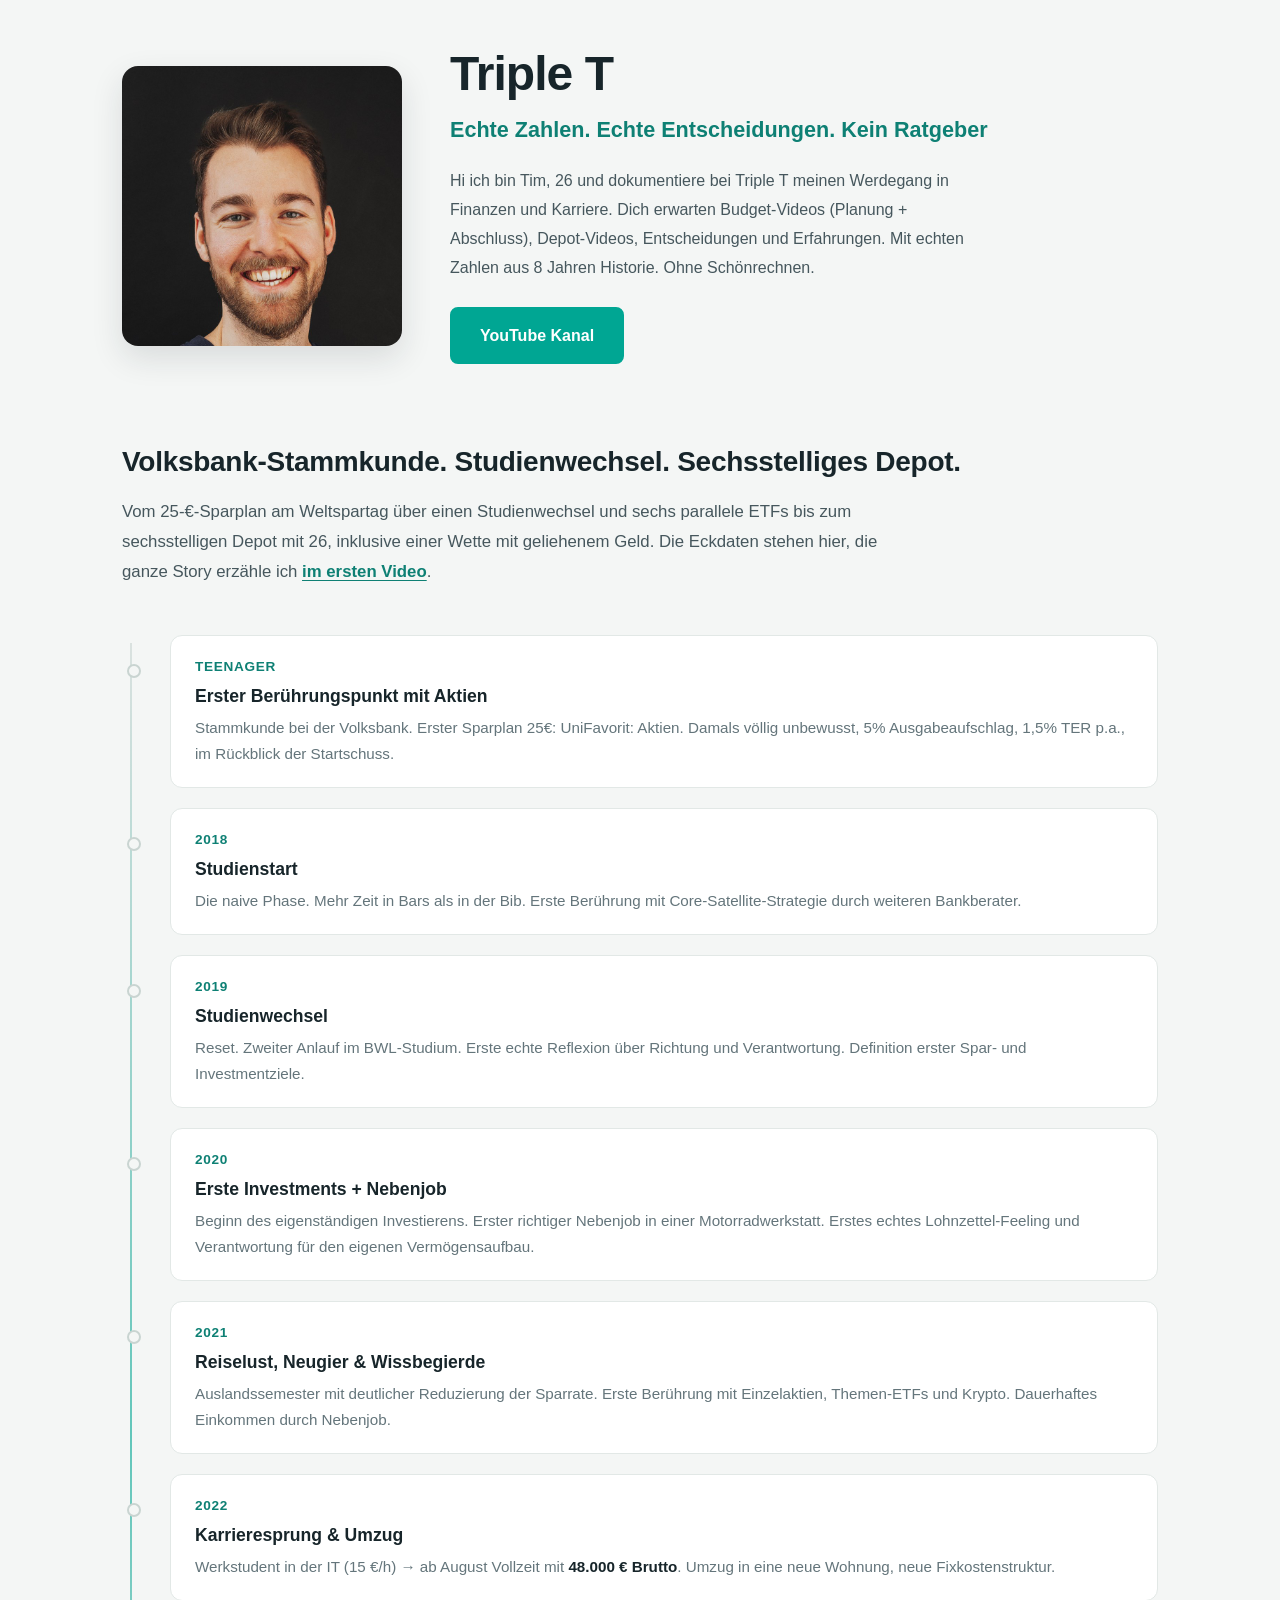
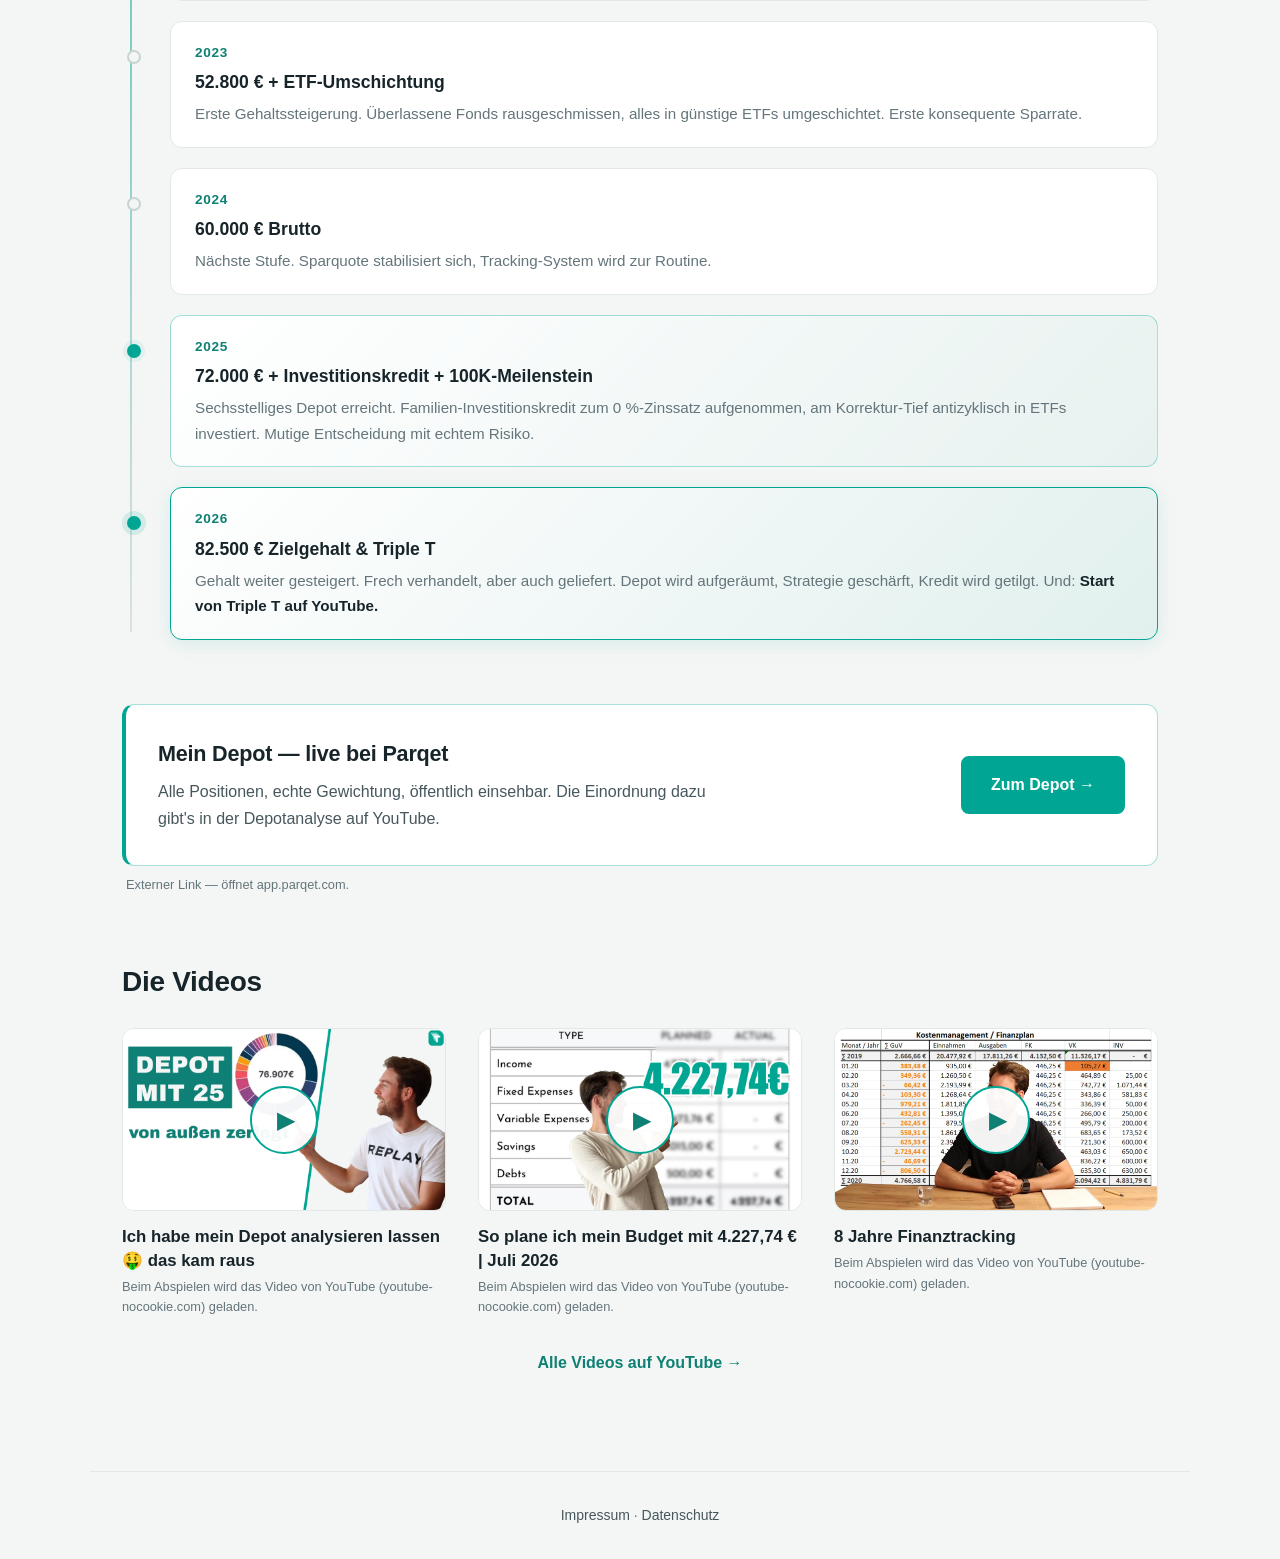
<file: index.html>
<!DOCTYPE html>
<html lang="de">
<head>
    <meta charset="UTF-8">
    <meta name="viewport" content="width=device-width, initial-scale=1.0">
    <meta name="description" content="Triple T – 8 Jahre Finanztracking, echte Zahlen, dokumentierte Entscheidungen.">
    <title>Triple T – Personal Finance</title>
    <link rel="stylesheet" href="css/style.css">
    <link rel="icon" type="image/svg+xml" href="favicon.svg">
    <link rel="icon" type="image/png" sizes="32x32" href="images/favicon-32.png">
    <link rel="apple-touch-icon" href="images/apple-touch-icon.png">
</head>
<body>
    <main>
        <!-- Hero Section: Bild links, Text rechts -->
        <section class="hero">
            <div class="hero-image">
                <img src="images/tim.jpg" alt="Tim, Inhaber von Triple T" loading="eager">
            </div>
            <div class="hero-content">
                <h1>Triple T</h1>
                <p class="subtitle">Echte Zahlen. Echte Entscheidungen. Kein Ratgeber</p>
                <p class="description">
                    Hi ich bin Tim, 26 und dokumentiere bei Triple T meinen Werdegang in Finanzen und Karriere. Dich erwarten Budget-Videos (Planung + Abschluss), Depot-Videos, Entscheidungen und Erfahrungen. Mit echten Zahlen aus 8 Jahren Historie. Ohne Schönrechnen.
                </p>
                <div class="cta-section">
                    <a href="https://youtube.com/@TimTripleT" class="btn" target="_blank" rel="noopener">YouTube Kanal</a>
                </div>
            </div>
        </section>

        <!-- Bio Section mit Timeline -->
        <section class="bio">
            <div class="bio-intro">
                <h2>Volksbank-Stammkunde. Studienwechsel. Sechsstelliges Depot.</h2>
                <p class="bio-lead">
                    Vom 25-€-Sparplan am Weltspartag über einen Studienwechsel und sechs parallele ETFs bis zum sechsstelligen Depot mit 26, inklusive einer Wette mit geliehenem Geld. Die Eckdaten stehen hier, die ganze Story erzähle ich <a href="https://youtu.be/2RQJF1odHJE" target="_blank" rel="noopener">im ersten Video</a>.
                </p>
            </div>

            <div class="timeline">
                <div class="timeline-item">
                    <div class="timeline-marker"></div>
                    <div class="timeline-year">Teenager</div>
                    <div class="timeline-content">
                        <h3>Erster Berührungspunkt mit Aktien</h3>
                        <p>Stammkunde bei der Volksbank. Erster Sparplan 25€: UniFavorit: Aktien. Damals völlig unbewusst, 5% Ausgabeaufschlag, 1,5% TER p.a., im Rückblick der Startschuss.</p>
                    </div>
                </div>

                <div class="timeline-item">
                    <div class="timeline-marker"></div>
                    <div class="timeline-year">2018</div>
                    <div class="timeline-content">
                        <h3>Studienstart</h3>
                        <p>Die naive Phase. Mehr Zeit in Bars als in der Bib. Erste Berührung mit Core-Satellite-Strategie durch weiteren Bankberater.</p>
                    </div>
                </div>

                <div class="timeline-item">
                    <div class="timeline-marker"></div>
                    <div class="timeline-year">2019</div>
                    <div class="timeline-content">
                        <h3>Studienwechsel</h3>
                        <p>Reset. Zweiter Anlauf im BWL-Studium. Erste echte Reflexion über Richtung und Verantwortung. Definition erster Spar- und Investmentziele.</p>
                    </div>
                </div>

                <div class="timeline-item">
                    <div class="timeline-marker"></div>
                    <div class="timeline-year">2020</div>
                    <div class="timeline-content">
                        <h3>Erste Investments + Nebenjob</h3>
                        <p>Beginn des eigenständigen Investierens. Erster richtiger Nebenjob in einer Motorradwerkstatt. Erstes echtes Lohnzettel-Feeling und Verantwortung für den eigenen Vermögensaufbau.</p>
                    </div>
                </div>
                 
                <div class="timeline-item">
                    <div class="timeline-marker"></div>
                    <div class="timeline-year">2021</div>
                    <div class="timeline-content">
                        <h3>Reiselust, Neugier &amp; Wissbegierde</h3>
                        <p>Auslandssemester mit deutlicher Reduzierung der Sparrate. Erste Berührung mit Einzelaktien, Themen-ETFs und Krypto. Dauerhaftes Einkommen durch Nebenjob.</p>
                    </div>
                </div>
                
                <div class="timeline-item">
                    <div class="timeline-marker"></div>
                    <div class="timeline-year">2022</div>
                    <div class="timeline-content">
                        <h3>Karrieresprung &amp; Umzug</h3>
                        <p>Werkstudent in der IT (15&nbsp;€/h) → ab August Vollzeit mit <strong>48.000&nbsp;€ Brutto</strong>. Umzug in eine neue Wohnung, neue Fixkostenstruktur.</p>
                    </div>
                </div>

                <div class="timeline-item">
                    <div class="timeline-marker"></div>
                    <div class="timeline-year">2023</div>
                    <div class="timeline-content">
                        <h3>52.800&nbsp;€ + ETF-Umschichtung</h3>
                        <p>Erste Gehaltssteigerung. Überlassene Fonds rausgeschmissen, alles in günstige ETFs umgeschichtet. Erste konsequente Sparrate.</p>
                    </div>
                </div>

                <div class="timeline-item">
                    <div class="timeline-marker"></div>
                    <div class="timeline-year">2024</div>
                    <div class="timeline-content">
                        <h3>60.000&nbsp;€ Brutto</h3>
                        <p>Nächste Stufe. Sparquote stabilisiert sich, Tracking-System wird zur Routine.</p>
                    </div>
                </div>

                <div class="timeline-item highlight">
                    <div class="timeline-marker"></div>
                    <div class="timeline-year">2025</div>
                    <div class="timeline-content">
                        <h3>72.000&nbsp;€ + Investitionskredit + 100K-Meilenstein</h3>
                        <p>Sechsstelliges Depot erreicht. Familien-Investitionskredit zum 0&nbsp;%-Zinssatz aufgenommen, am Korrektur-Tief antizyklisch in ETFs investiert. Mutige Entscheidung mit echtem Risiko.</p>
                    </div>
                </div>

                <div class="timeline-item current">
                    <div class="timeline-marker"></div>
                    <div class="timeline-year">2026</div>
                    <div class="timeline-content">
                        <h3>82.500&nbsp;€ Zielgehalt &amp; Triple T</h3>
                        <p>Gehalt weiter gesteigert. Frech verhandelt, aber auch geliefert. Depot wird aufgeräumt, Strategie geschärft, Kredit wird getilgt. Und: <strong>Start von Triple T auf YouTube.</strong></p>
                    </div>
                </div>
            </div>
        </section>
        <!-- Depot Section: bewusst externer Link statt Embed (kein Drittanbieter-
     Load beim Seitenaufruf, kein DSE-Update nötig). -->
        <section class="depot">
            <div class="depot-card">
                <div class="depot-text">
                    <h2>Mein Depot — live bei Parqet</h2>
                    <p>Alle Positionen, echte Gewichtung, öffentlich einsehbar.
                       Die Einordnung dazu gibt's in der Depotanalyse auf YouTube.</p>
                </div>
                <a href="https://app.parqet.com/p/6696b20dc289b42f5ff4af2f"
                   class="btn" target="_blank" rel="noopener">Zum Depot →</a>
            </div>
            <p class="depot-note">Externer Link — öffnet app.parqet.com.</p>
        </section>

        <!-- Video Section: Klick-to-Load-Fassade (DSGVO-freundlich).
             Kein Kontakt zu Google/YouTube vor dem Klick: Thumbnails liegen lokal
             im Repo, der youtube-nocookie-Iframe wird erst per Klick nachgeladen.

             Regel: Maximal die 3 neuesten Videos zeigen, neuestes zuerst.
             Neues Video ergänzen = einen video-facade-Block kopieren,
             data-video-id + data-video-title anpassen, Thumbnail nach
             images/ legen, ältestes Video-Element entfernen. -->
        <section class="videos">
            <h2>Die Videos</h2>
            <div class="video-grid">
                <div class="video-item">
                    <div class="video-facade"
                         data-video-id="-QI7MXzTWV8"
                         data-video-title="Ich habe mein Depot analysieren lassen 🤑 das kam raus">
                        <picture>
                            <source srcset="images/Thumbnail-Video-3.webp" type="image/webp">
                            <img src="images/Thumbnail-Video-3.jpg"
                                 alt="Thumbnail: Ich habe mein Depot analysieren lassen 🤑 das kam raus"
                                 loading="lazy">
                        </picture>
                        <button type="button" class="video-play"
                                aria-label="Video abspielen: Ich habe mein Depot analysieren lassen 🤑 das kam raus">
                            <span class="video-play-icon" aria-hidden="true">▶</span>
                        </button>
                    </div>
                    <h3 class="video-title">Ich habe mein Depot analysieren lassen 🤑 das kam raus</h3>
                    <p class="video-note">Beim Abspielen wird das Video von YouTube (youtube-nocookie.com) geladen.</p>
                </div>
                <div class="video-item">
                    <div class="video-facade"
                         data-video-id="Xw3bvaJuzlU"
                         data-video-title="So plane ich mein Budget mit 4.227,74 € | Juli 2026">
                        <picture>
                      <source srcset="images/Thumbnail-Video-2.webp" type="image/webp">
                      <img src="images/Thumbnail-Video-2.jpg"
                           alt="Thumbnail: So plane ich mein Budget mit 4.227,74 € | Juli 2026"
                           loading="lazy">
                    </picture>
                        <button type="button" class="video-play"
                                aria-label="Video abspielen: So plane ich mein Budget mit 4.227,74 € | Juli 2026">
                            <span class="video-play-icon" aria-hidden="true">▶</span>
                        </button>
                    </div>
                    <h3 class="video-title">So plane ich mein Budget mit 4.227,74&nbsp;€ | Juli 2026</h3>
                    <p class="video-note">Beim Abspielen wird das Video von YouTube (youtube-nocookie.com) geladen.</p>
                </div>

                <div class="video-item">
                    <div class="video-facade"
                         data-video-id="2RQJF1odHJE"
                         data-video-title="8 Jahre Finanztracking">
                        <picture>
                      <source srcset="images/Thumbnail-Video-1.webp" type="image/webp">
                      <img src="images/Thumbnail-Video-1.jpg"
                           alt="Thumbnail: 8 Jahre Finanztracking"
                           loading="lazy">
                    </picture>
                        <button type="button" class="video-play"
                                aria-label="Video abspielen: 8 Jahre Finanztracking">
                            <span class="video-play-icon" aria-hidden="true">▶</span>
                        </button>
                    </div>
                    <h3 class="video-title">8 Jahre Finanztracking</h3>
                    <p class="video-note">Beim Abspielen wird das Video von YouTube (youtube-nocookie.com) geladen.</p>
                </div>

            </div>
            <p class="videos-more">
                <a href="https://youtube.com/@TimTripleT" target="_blank" rel="noopener">Alle Videos auf YouTube →</a>
            </p>
        </section>
    </main>

    <footer>
        <p><a href="impressum.html">Impressum</a> · <a href="datenschutz.html">Datenschutz</a></p>
    </footer>

    <script>
    // Klick-to-Load: Iframe (youtube-nocookie) erst nach Klick einsetzen.
    document.querySelectorAll('.video-facade').forEach(function (facade) {
        facade.querySelector('.video-play').addEventListener('click', function () {
            var id = facade.dataset.videoId;
            var title = facade.dataset.videoTitle;
            var iframe = document.createElement('iframe');
            iframe.src = 'https://www.youtube-nocookie.com/embed/' + id + '?autoplay=1&rel=0';
            iframe.title = title;
            iframe.allow = 'autoplay; encrypted-media; picture-in-picture; web-share';
            iframe.allowFullscreen = true;
            iframe.setAttribute('referrerpolicy', 'strict-origin-when-cross-origin');
            facade.replaceChildren(iframe);
            facade.classList.add('is-playing');
        });
    });
    </script>
</body>
</html>
</file>
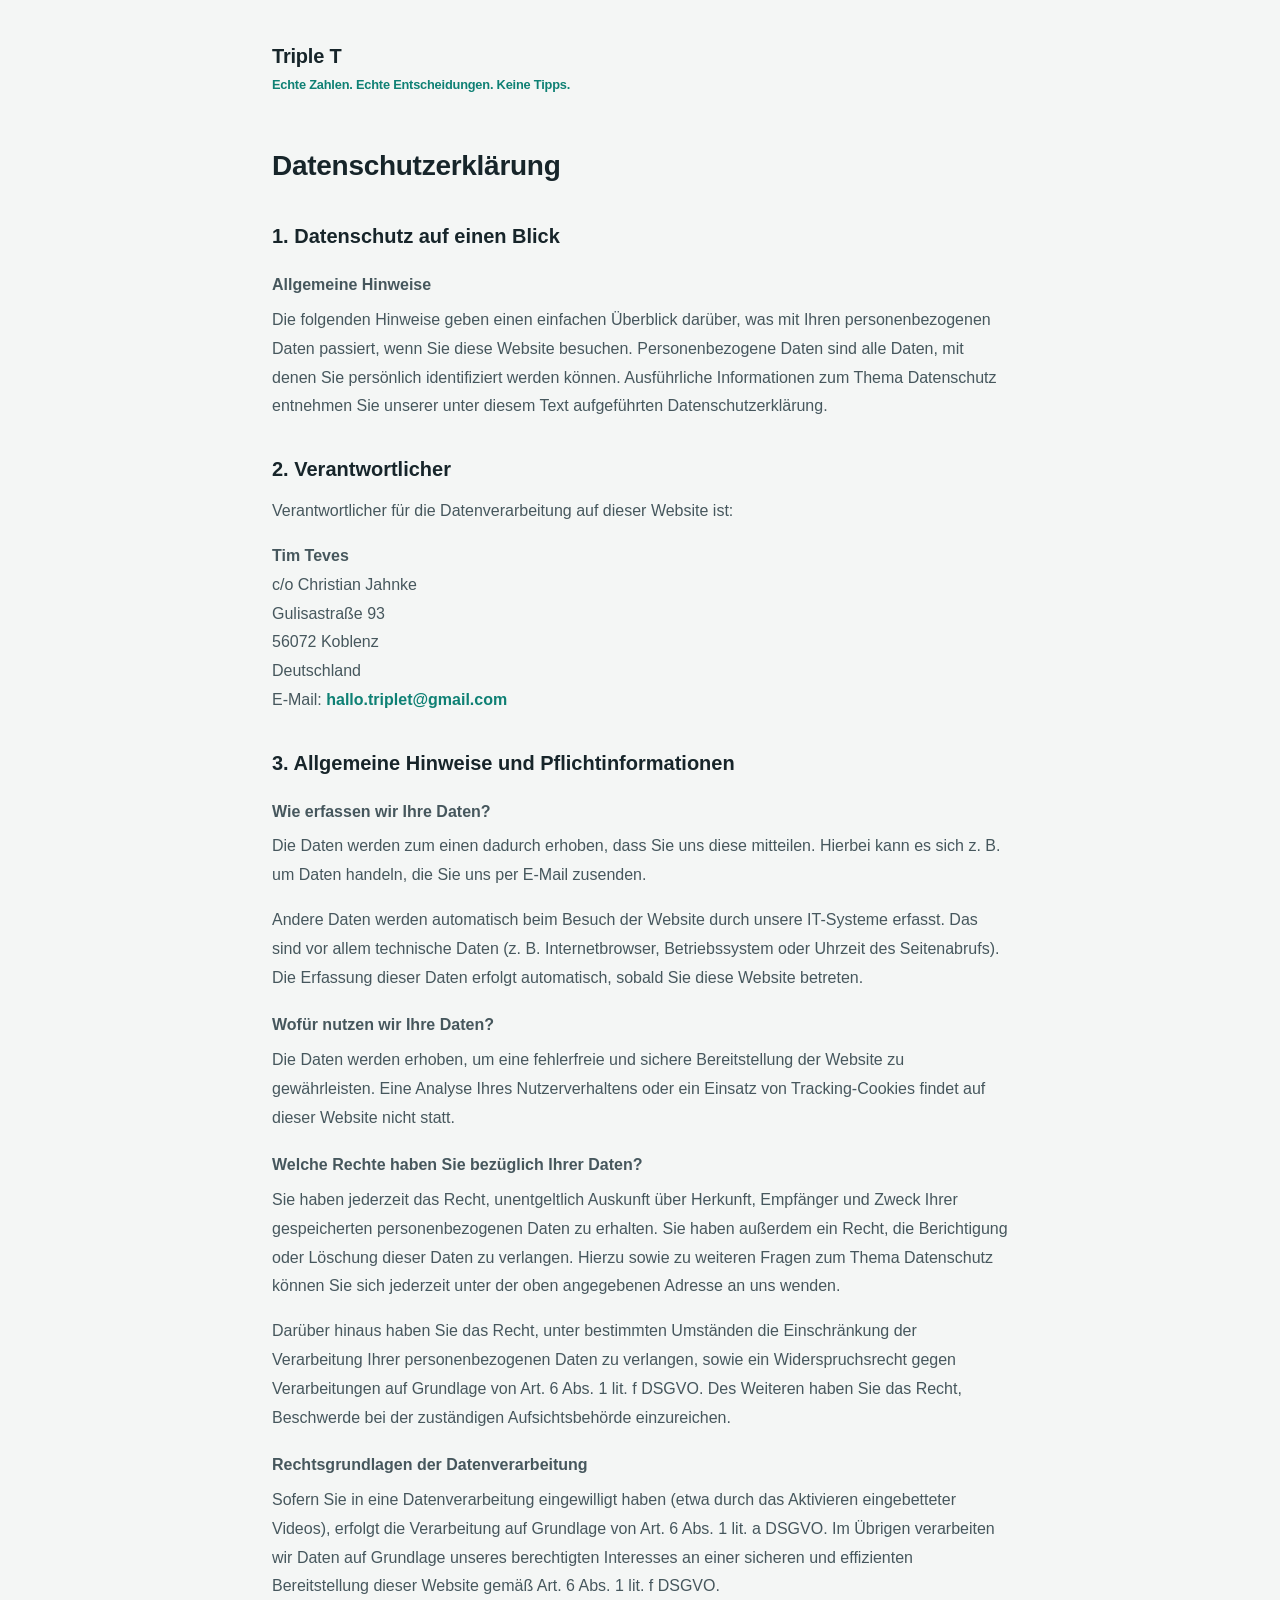
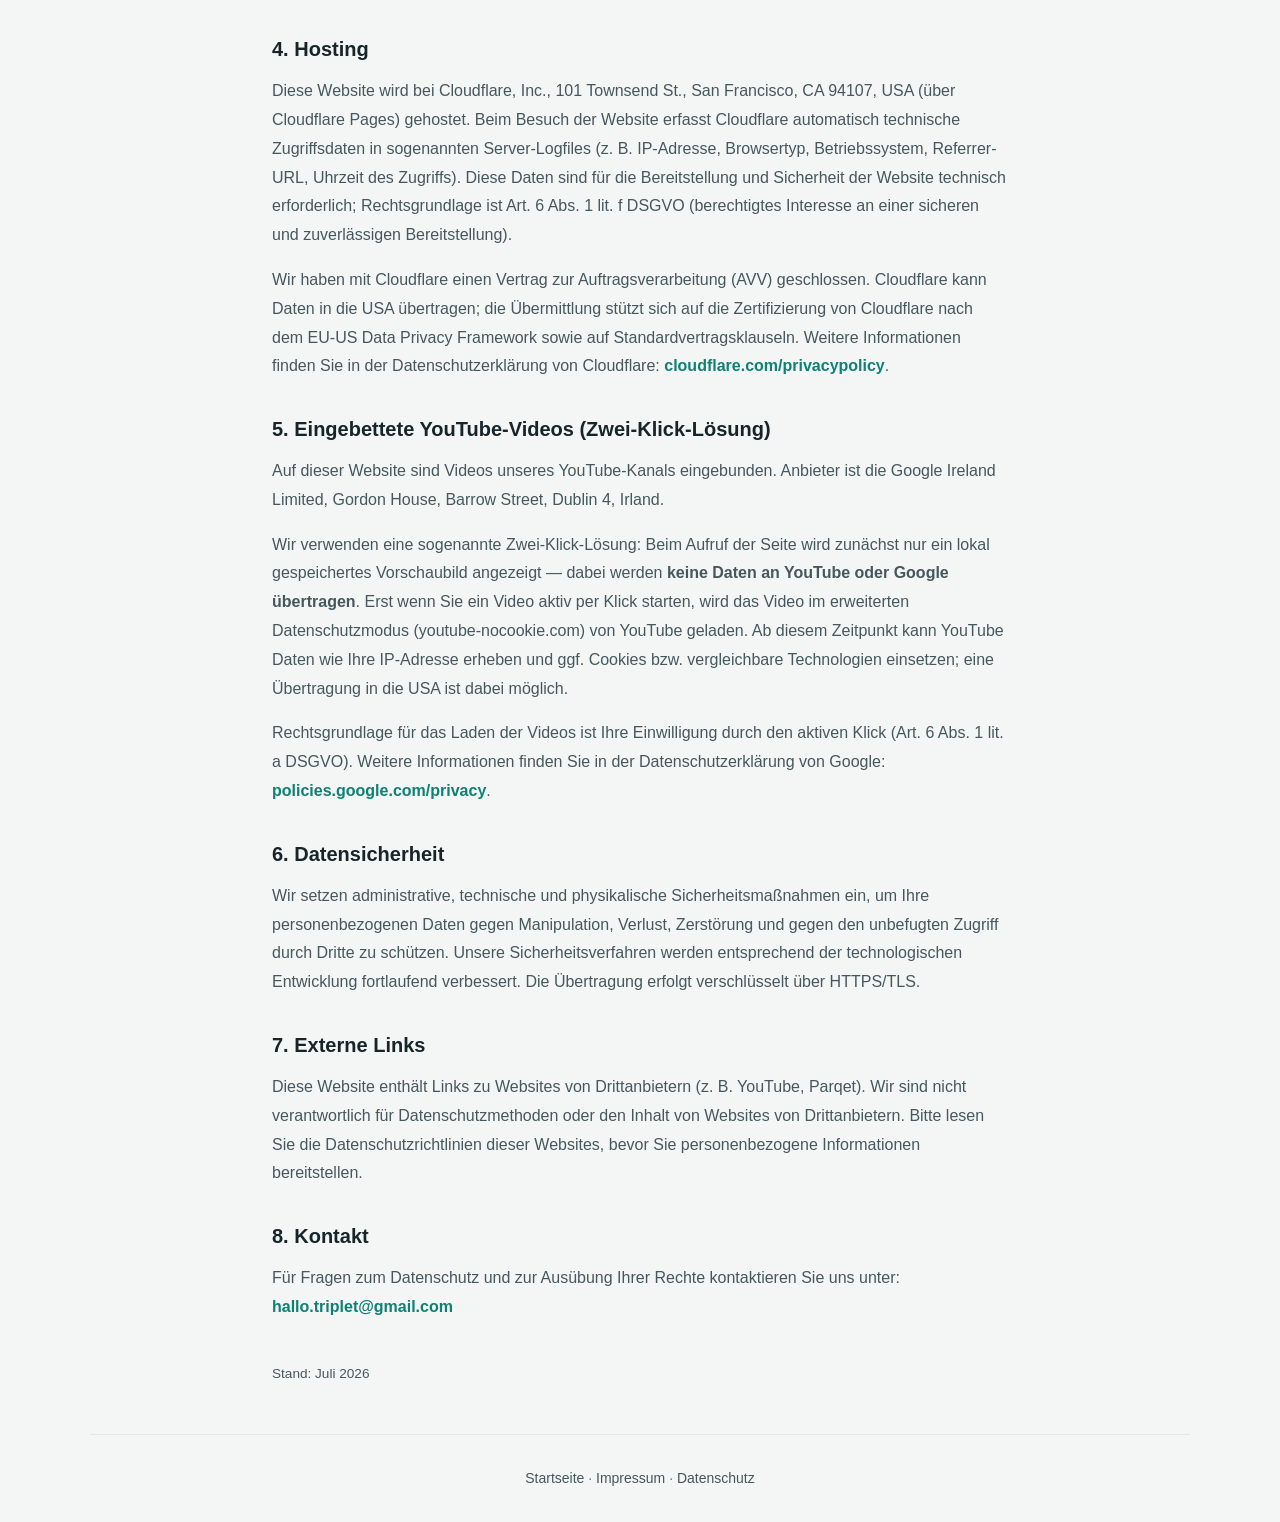
<file: datenschutz.html>
<!DOCTYPE html>
<html lang="de">
<head>
    <meta charset="UTF-8">
    <meta name="viewport" content="width=device-width, initial-scale=1.0">
    <meta name="robots" content="noindex, follow">
    <title>Datenschutzerklärung – Triple T</title>
    <link rel="stylesheet" href="css/style.css">
    <link rel="icon" type="image/svg+xml" href="favicon.svg">
</head>
<body>
    <header class="legal-header">
        <a href="/" class="brand">Triple T
            <span class="brand-tagline">Echte Zahlen. Echte Entscheidungen. Keine Tipps.</span>
        </a>
    </header>
    <div class="legal-container">
        <h1>Datenschutzerklärung</h1>

        <h2>1. Datenschutz auf einen Blick</h2>

        <h3>Allgemeine Hinweise</h3>
        <p>
            Die folgenden Hinweise geben einen einfachen Überblick darüber, was mit Ihren personenbezogenen Daten passiert, wenn Sie diese Website besuchen. Personenbezogene Daten sind alle Daten, mit denen Sie persönlich identifiziert werden können. Ausführliche Informationen zum Thema Datenschutz entnehmen Sie unserer unter diesem Text aufgeführten Datenschutzerklärung.
        </p>

        <h2>2. Verantwortlicher</h2>
        <p>
            Verantwortlicher für die Datenverarbeitung auf dieser Website ist:
        </p>
        <p>
            <strong>Tim Teves</strong><br>
            c/o Christian Jahnke<br>
            Gulisastraße 93<br>
            56072 Koblenz<br>
            Deutschland<br>
            E-Mail: <a href="mailto:hallo.triplet@gmail.com">hallo.triplet@gmail.com</a>
        </p>

        <h2>3. Allgemeine Hinweise und Pflichtinformationen</h2>

        <h3>Wie erfassen wir Ihre Daten?</h3>
        <p>
            Die Daten werden zum einen dadurch erhoben, dass Sie uns diese mitteilen. Hierbei kann es sich z.&nbsp;B. um Daten handeln, die Sie uns per E-Mail zusenden.
        </p>
        <p>
            Andere Daten werden automatisch beim Besuch der Website durch unsere IT-Systeme erfasst. Das sind vor allem technische Daten (z.&nbsp;B. Internetbrowser, Betriebssystem oder Uhrzeit des Seitenabrufs). Die Erfassung dieser Daten erfolgt automatisch, sobald Sie diese Website betreten.
        </p>

        <h3>Wofür nutzen wir Ihre Daten?</h3>
        <p>
            Die Daten werden erhoben, um eine fehlerfreie und sichere Bereitstellung der Website zu gewährleisten. Eine Analyse Ihres Nutzerverhaltens oder ein Einsatz von Tracking-Cookies findet auf dieser Website nicht statt.
        </p>

        <h3>Welche Rechte haben Sie bezüglich Ihrer Daten?</h3>
        <p>
            Sie haben jederzeit das Recht, unentgeltlich Auskunft über Herkunft, Empfänger und Zweck Ihrer gespeicherten personenbezogenen Daten zu erhalten. Sie haben außerdem ein Recht, die Berichtigung oder Löschung dieser Daten zu verlangen. Hierzu sowie zu weiteren Fragen zum Thema Datenschutz können Sie sich jederzeit unter der oben angegebenen Adresse an uns wenden.
        </p>
        <p>
            Darüber hinaus haben Sie das Recht, unter bestimmten Umständen die Einschränkung der Verarbeitung Ihrer personenbezogenen Daten zu verlangen, sowie ein Widerspruchsrecht gegen Verarbeitungen auf Grundlage von Art. 6 Abs. 1 lit. f DSGVO. Des Weiteren haben Sie das Recht, Beschwerde bei der zuständigen Aufsichtsbehörde einzureichen.
        </p>

        <h3>Rechtsgrundlagen der Datenverarbeitung</h3>
        <p>
            Sofern Sie in eine Datenverarbeitung eingewilligt haben (etwa durch das Aktivieren eingebetteter Videos), erfolgt die Verarbeitung auf Grundlage von Art. 6 Abs. 1 lit. a DSGVO. Im Übrigen verarbeiten wir Daten auf Grundlage unseres berechtigten Interesses an einer sicheren und effizienten Bereitstellung dieser Website gemäß Art. 6 Abs. 1 lit. f DSGVO.
        </p>

        <h2>4. Hosting</h2>
        <p>
            Diese Website wird bei Cloudflare, Inc., 101 Townsend St., San Francisco, CA 94107, USA (über Cloudflare Pages) gehostet. Beim Besuch der Website erfasst Cloudflare automatisch technische Zugriffsdaten in sogenannten Server-Logfiles (z.&nbsp;B. IP-Adresse, Browsertyp, Betriebssystem, Referrer-URL, Uhrzeit des Zugriffs). Diese Daten sind für die Bereitstellung und Sicherheit der Website technisch erforderlich; Rechtsgrundlage ist Art. 6 Abs. 1 lit. f DSGVO (berechtigtes Interesse an einer sicheren und zuverlässigen Bereitstellung).
        </p>
        <p>
            Wir haben mit Cloudflare einen Vertrag zur Auftragsverarbeitung (AVV) geschlossen. Cloudflare kann Daten in die USA übertragen; die Übermittlung stützt sich auf die Zertifizierung von Cloudflare nach dem EU-US Data Privacy Framework sowie auf Standardvertragsklauseln. Weitere Informationen finden Sie in der Datenschutzerklärung von Cloudflare: <a href="https://www.cloudflare.com/privacypolicy/" target="_blank" rel="noopener">cloudflare.com/privacypolicy</a>.
        </p>

        <h2>5. Eingebettete YouTube-Videos (Zwei-Klick-Lösung)</h2>
        <p>
            Auf dieser Website sind Videos unseres YouTube-Kanals eingebunden. Anbieter ist die Google Ireland Limited, Gordon House, Barrow Street, Dublin 4, Irland.
        </p>
        <p>
            Wir verwenden eine sogenannte Zwei-Klick-Lösung: Beim Aufruf der Seite wird zunächst nur ein lokal gespeichertes Vorschaubild angezeigt — dabei werden <strong>keine Daten an YouTube oder Google übertragen</strong>. Erst wenn Sie ein Video aktiv per Klick starten, wird das Video im erweiterten Datenschutzmodus (youtube-nocookie.com) von YouTube geladen. Ab diesem Zeitpunkt kann YouTube Daten wie Ihre IP-Adresse erheben und ggf. Cookies bzw. vergleichbare Technologien einsetzen; eine Übertragung in die USA ist dabei möglich.
        </p>
        <p>
            Rechtsgrundlage für das Laden der Videos ist Ihre Einwilligung durch den aktiven Klick (Art. 6 Abs. 1 lit. a DSGVO). Weitere Informationen finden Sie in der Datenschutzerklärung von Google: <a href="https://policies.google.com/privacy" target="_blank" rel="noopener">policies.google.com/privacy</a>.
        </p>

        <h2>6. Datensicherheit</h2>
        <p>
            Wir setzen administrative, technische und physikalische Sicherheitsmaßnahmen ein, um Ihre personenbezogenen Daten gegen Manipulation, Verlust, Zerstörung und gegen den unbefugten Zugriff durch Dritte zu schützen. Unsere Sicherheitsverfahren werden entsprechend der technologischen Entwicklung fortlaufend verbessert. Die Übertragung erfolgt verschlüsselt über HTTPS/TLS.
        </p>

        <h2>7. Externe Links</h2>
        <p>
            Diese Website enthält Links zu Websites von Drittanbietern (z.&nbsp;B. YouTube, Parqet). Wir sind nicht verantwortlich für Datenschutzmethoden oder den Inhalt von Websites von Drittanbietern. Bitte lesen Sie die Datenschutzrichtlinien dieser Websites, bevor Sie personenbezogene Informationen bereitstellen.
        </p>

        <h2>8. Kontakt</h2>
        <p>
            Für Fragen zum Datenschutz und zur Ausübung Ihrer Rechte kontaktieren Sie uns unter: <a href="mailto:hallo.triplet@gmail.com">hallo.triplet@gmail.com</a>
        </p>

        <p class="legal-stand">Stand: Juli 2026</p>

    </div>

    <footer>
        <p><a href="/">Startseite</a> · <a href="impressum.html">Impressum</a> · <a href="datenschutz.html">Datenschutz</a></p>
    </footer>
</body>
</html>
</file>
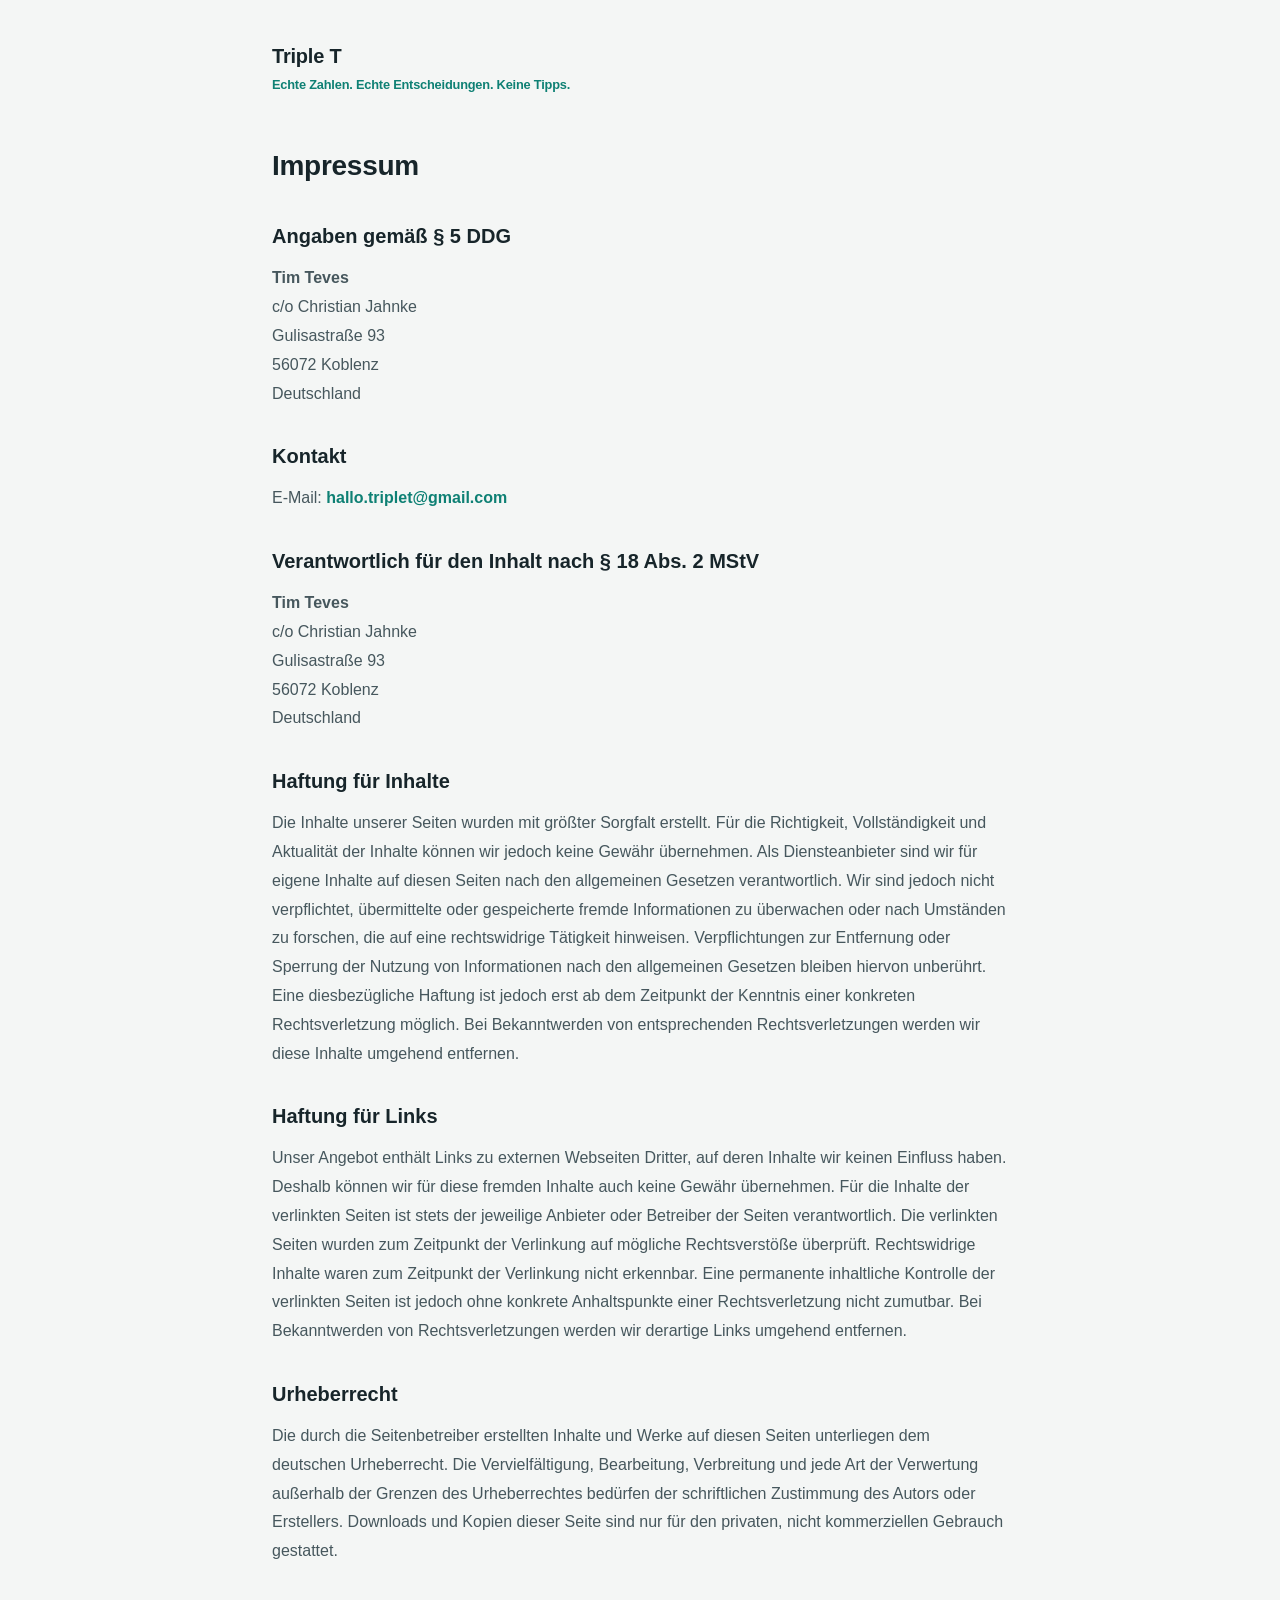
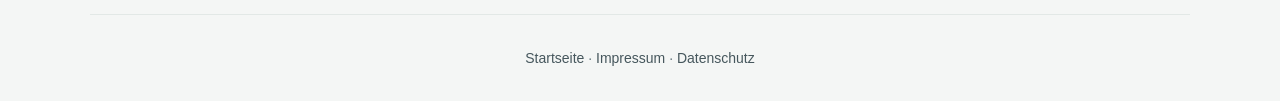
<file: impressum.html>
<!DOCTYPE html>
<html lang="de">
<head>
    <meta charset="UTF-8">
    <meta name="viewport" content="width=device-width, initial-scale=1.0">
    <meta name="robots" content="noindex, follow">
    <title>Impressum – Triple T</title>
    <link rel="stylesheet" href="css/style.css">
    <link rel="icon" type="image/svg+xml" href="favicon.svg">
    <link rel="icon" type="image/png" sizes="32x32" href="images/favicon-32.png">
    <link rel="apple-touch-icon" href="images/apple-touch-icon.png">
</head>
<body>
    <header class="legal-header">
        <a href="/" class="brand">Triple T
            <span class="brand-tagline">Echte Zahlen. Echte Entscheidungen. Keine Tipps.</span>
        </a>
    </header>
    <div class="legal-container">
        <h1>Impressum</h1>

        <h2>Angaben gemäß § 5 DDG</h2>
        <p>
            <strong>Tim Teves</strong><br>
            c/o Christian Jahnke<br>
            Gulisastraße 93<br>
            56072 Koblenz<br>
            Deutschland
        </p>

        <h2>Kontakt</h2>
        <p>
            E-Mail: <a href="mailto:hallo.triplet@gmail.com">hallo.triplet@gmail.com</a>
        </p>

        <h2>Verantwortlich für den Inhalt nach § 18 Abs. 2 MStV</h2>
        <p>
            <strong>Tim Teves</strong><br>
            c/o Christian Jahnke<br>
            Gulisastraße 93<br>
            56072 Koblenz<br>
            Deutschland
        </p>

        <h2>Haftung für Inhalte</h2>
        <p>
            Die Inhalte unserer Seiten wurden mit größter Sorgfalt erstellt. Für die Richtigkeit, Vollständigkeit und Aktualität der Inhalte können wir jedoch keine Gewähr übernehmen. Als Diensteanbieter sind wir für eigene Inhalte auf diesen Seiten nach den allgemeinen Gesetzen verantwortlich. Wir sind jedoch nicht verpflichtet, übermittelte oder gespeicherte fremde Informationen zu überwachen oder nach Umständen zu forschen, die auf eine rechtswidrige Tätigkeit hinweisen. Verpflichtungen zur Entfernung oder Sperrung der Nutzung von Informationen nach den allgemeinen Gesetzen bleiben hiervon unberührt. Eine diesbezügliche Haftung ist jedoch erst ab dem Zeitpunkt der Kenntnis einer konkreten Rechtsverletzung möglich. Bei Bekanntwerden von entsprechenden Rechtsverletzungen werden wir diese Inhalte umgehend entfernen.
        </p>

        <h2>Haftung für Links</h2>
        <p>
            Unser Angebot enthält Links zu externen Webseiten Dritter, auf deren Inhalte wir keinen Einfluss haben. Deshalb können wir für diese fremden Inhalte auch keine Gewähr übernehmen. Für die Inhalte der verlinkten Seiten ist stets der jeweilige Anbieter oder Betreiber der Seiten verantwortlich. Die verlinkten Seiten wurden zum Zeitpunkt der Verlinkung auf mögliche Rechtsverstöße überprüft. Rechtswidrige Inhalte waren zum Zeitpunkt der Verlinkung nicht erkennbar. Eine permanente inhaltliche Kontrolle der verlinkten Seiten ist jedoch ohne konkrete Anhaltspunkte einer Rechtsverletzung nicht zumutbar. Bei Bekanntwerden von Rechtsverletzungen werden wir derartige Links umgehend entfernen.
        </p>

        <h2>Urheberrecht</h2>
        <p>
            Die durch die Seitenbetreiber erstellten Inhalte und Werke auf diesen Seiten unterliegen dem deutschen Urheberrecht. Die Vervielfältigung, Bearbeitung, Verbreitung und jede Art der Verwertung außerhalb der Grenzen des Urheberrechtes bedürfen der schriftlichen Zustimmung des Autors oder Erstellers. Downloads und Kopien dieser Seite sind nur für den privaten, nicht kommerziellen Gebrauch gestattet.
        </p>

    </div>

    <footer>
        <p><a href="/">Startseite</a> · <a href="impressum.html">Impressum</a> · <a href="datenschutz.html">Datenschutz</a></p>
    </footer>
</body>
</html>
</file>
<file: css/style.css>
/* ============================================================
   Triple T – triplet.me
   Light Theme "Board" · Stand: Juli 2026
   Brand-Farben:
   - Mint (Primary, Flächen):  #00A693  ← Thumbnail-Farbe
   - Dark Teal (Text/Links):   #0E8074  ← Kontrast-Partner (WCAG AA)
   - Hintergrund (Seite):      #F4F6F5
   ============================================================ */

* {
    margin: 0;
    padding: 0;
    box-sizing: border-box;
}

:root {
    /* Brand */
    --mint: #00A693;
    --mint-dark: #0E8074;
    --mint-deep: #04342C;

    /* Flächen */
    --bg: #F4F6F5;
    --bg-card: #FFFFFF;

    /* Text */
    --text: #17252A;
    --text-muted: #46575D;
    --text-dim: #64757B;

    /* Linien */
    --border: #E2E8E6;
    --border-strong: #C9D4D1;

    /* Akzent-Tints */
    --highlight: rgba(0, 166, 147, 0.08);
    --highlight-strong: rgba(0, 166, 147, 0.14);
}

html {
    scroll-behavior: smooth;
}

body {
    font-family: -apple-system, BlinkMacSystemFont, "Segoe UI", Roboto, "Helvetica Neue", sans-serif;
    background: var(--bg);
    color: var(--text);
    min-height: 100vh;
    line-height: 1.6;
    overflow-x: hidden;
}

main {
    max-width: 1100px;
    margin: 0 auto;
    padding: 3rem 2rem 2rem;
}

::selection {
    background: var(--highlight-strong);
}

a {
    color: var(--mint-dark);
}

a:focus-visible,
button:focus-visible {
    outline: 3px solid var(--mint);
    outline-offset: 2px;
}

/* === HERO SECTION (mit Grid-Look) === */
.hero {
    display: grid;
    grid-template-columns: 280px 1fr;
    gap: 3rem;
    align-items: center;
    margin-bottom: 5rem;
    animation: fadeIn 0.8s ease-out;
}

@keyframes fadeIn {
    from {
        opacity: 0;
        transform: translateY(15px);
    }
    to {
        opacity: 1;
        transform: translateY(0);
    }
}

.hero-image {
    width: 280px;
    height: 280px;
    border-radius: 16px;
    overflow: hidden;
    box-shadow: 0 12px 32px rgba(23, 37, 42, 0.12);
    position: relative;
    background: var(--bg-card);
}

.hero-image img {
    width: 100%;
    height: 100%;
    object-fit: cover;
    /* Bild-Ausschnitt: 2. Wert = vertikale Position.
       0% = Bild ganz oben ausrichten, 50% = Mitte (Standard).
       Kleinerer Wert schiebt den sichtbaren Ausschnitt nach oben. */
    object-position: 50% 75%;
    display: block;
}

.hero-content h1 {
    font-size: 3rem;
    font-weight: 700;
    margin-bottom: 0.75rem;
    letter-spacing: -0.02em;
    color: var(--text);
    line-height: 1.1;
}

.subtitle {
    font-size: 1.35rem;
    color: var(--mint-dark);
    margin-bottom: 1.25rem;
    font-weight: 600;
}

.description {
    font-size: 1rem;
    color: var(--text-muted);
    margin-bottom: 1.5rem;
    line-height: 1.8;
    max-width: 540px;
}

.cta-section {
    display: flex;
    gap: 1rem;
    flex-wrap: wrap;
}

.btn {
    display: inline-block;
    padding: 0.875rem 1.75rem;
    background: var(--mint);
    color: #FFFFFF;
    text-decoration: none;
    border-radius: 8px;
    font-weight: 600;
    font-size: 1rem;
    transition: all 0.3s ease;
    border: 2px solid var(--mint);
    cursor: pointer;
}

.btn:hover {
    background: var(--mint-dark);
    border-color: var(--mint-dark);
    transform: translateY(-2px);
    box-shadow: 0 10px 25px rgba(0, 166, 147, 0.3);
}

/* === BIO SECTION === */
.bio {
    margin-bottom: 4rem;
}

.bio-intro {
    margin-bottom: 3rem;
}

.bio-intro h2 {
    font-size: 1.75rem;
    font-weight: 700;
    margin-bottom: 1rem;
    color: var(--text);
    letter-spacing: -0.01em;
    line-height: 1.3;
}

.bio-lead {
    font-size: 1.05rem;
    color: var(--text-muted);
    line-height: 1.8;
    max-width: 800px;
}

.bio-lead strong {
    color: var(--text);
}

.bio-lead a {
    color: var(--mint-dark);
    font-weight: 600;
    text-decoration: underline;
    text-underline-offset: 3px;
}

.bio-lead a:hover {
    color: var(--mint-deep);
}

/* === TIMELINE === */
.timeline {
    position: relative;
    padding-left: 3rem;
    margin-bottom: 2rem;
}

.timeline::before {
    content: "";
    position: absolute;
    left: 0.5rem;
    top: 0.5rem;
    bottom: 0.5rem;
    width: 2px;
    background: linear-gradient(180deg, var(--border-strong) 0%, var(--mint) 50%, var(--border-strong) 100%);
    opacity: 0.6;
}

.timeline-item {
    position: relative;
    padding: 1.25rem 1.5rem;
    margin-bottom: 1.25rem;
    background: var(--bg-card);
    border-radius: 12px;
    border: 1px solid var(--border);
    transition: transform 0.2s ease, border-color 0.2s ease, box-shadow 0.2s ease;
}

.timeline-item:hover {
    transform: translateX(4px);
    border-color: var(--mint);
    box-shadow: 0 4px 16px rgba(23, 37, 42, 0.06);
}

.timeline-marker {
    position: absolute;
    left: -2.75rem;
    top: 1.75rem;
    width: 14px;
    height: 14px;
    border-radius: 50%;
    background: var(--bg);
    border: 2px solid var(--border-strong);
    transition: all 0.2s ease;
}

.timeline-item:hover .timeline-marker {
    border-color: var(--mint);
    box-shadow: 0 0 0 4px var(--highlight);
}

.timeline-item.highlight {
    border-color: rgba(0, 166, 147, 0.35);
    background: linear-gradient(135deg, var(--bg-card) 0%, rgba(0, 166, 147, 0.05) 100%);
}

.timeline-item.highlight .timeline-marker {
    background: var(--mint);
    border-color: var(--mint);
    box-shadow: 0 0 0 4px var(--highlight);
}

.timeline-item.current {
    border-color: var(--mint);
    background: linear-gradient(135deg, var(--bg-card) 0%, rgba(0, 166, 147, 0.08) 100%);
    box-shadow: 0 4px 20px rgba(0, 166, 147, 0.12);
}

.timeline-item.current .timeline-marker {
    background: var(--mint);
    border-color: var(--mint);
    box-shadow: 0 0 0 5px var(--highlight-strong);
    animation: pulse 2s ease-in-out infinite;
}

@keyframes pulse {
    0%, 100% {
        box-shadow: 0 0 0 5px var(--highlight-strong);
    }
    50% {
        box-shadow: 0 0 0 8px rgba(0, 166, 147, 0.28);
    }
}

.timeline-year {
    font-size: 0.85rem;
    font-weight: 700;
    color: var(--mint-dark);
    letter-spacing: 0.05em;
    text-transform: uppercase;
    margin-bottom: 0.4rem;
}

.timeline-content h3 {
    font-size: 1.1rem;
    font-weight: 600;
    color: var(--text);
    margin-bottom: 0.4rem;
    line-height: 1.4;
}

.timeline-content p {
    font-size: 0.95rem;
    color: var(--text-dim);
    line-height: 1.7;
}

.timeline-content p strong {
    color: var(--text);
    font-weight: 600;
}

/* === VIDEO SECTION === */
.videos {
    margin-bottom: 4rem;
}

.videos h2 {
    font-size: 1.75rem;
    font-weight: 700;
    margin-bottom: 1.5rem;
    color: var(--text);
    letter-spacing: -0.01em;
}

.video-grid {
    display: grid;
    grid-template-columns: repeat(3, minmax(0, 1fr));
    gap: 2rem;
}

.video-item {
    display: flex;
    flex-direction: column;
}

.video-facade {
    position: relative;
    aspect-ratio: 16 / 9;
    border-radius: 12px;
    overflow: hidden;
    background: var(--bg-card);
    border: 1px solid var(--border);
    transition: border-color 0.2s ease, box-shadow 0.2s ease;
}

.video-facade:hover {
    border-color: var(--mint);
    box-shadow: 0 8px 24px rgba(23, 37, 42, 0.1);
}

.video-facade img {
    width: 100%;
    height: 100%;
    object-fit: cover;
    display: block;
}

.video-facade iframe {
    position: absolute;
    inset: 0;
    width: 100%;
    height: 100%;
    border: 0;
}

.video-play {
    position: absolute;
    top: 50%;
    left: 50%;
    transform: translate(-50%, -50%);
    width: 68px;
    height: 68px;
    border-radius: 50%;
    background: rgba(255, 255, 255, 0.95);
    border: 2px solid var(--mint);
    cursor: pointer;
    display: flex;
    align-items: center;
    justify-content: center;
    transition: transform 0.2s ease, background 0.2s ease;
}

.video-play:hover {
    transform: translate(-50%, -50%) scale(1.08);
    background: #FFFFFF;
}

.video-play-icon {
    color: var(--mint-dark);
    font-size: 1.5rem;
    line-height: 1;
    padding-left: 4px; /* optisch zentriert */
}

.video-title {
    font-size: 1.05rem;
    font-weight: 600;
    color: var(--text);
    margin-top: 0.9rem;
    line-height: 1.4;
}

.video-note {
    font-size: 0.8rem;
    color: var(--text-dim);
    margin-top: 0.3rem;
}

.videos-more {
    margin-top: 2rem;
    text-align: center;
}

.videos-more a {
    color: var(--mint-dark);
    font-weight: 600;
    text-decoration: none;
}

.videos-more a:hover {
    color: var(--mint-deep);
    text-decoration: underline;
    text-underline-offset: 3px;
}

/* === FOOTER === */
footer {
    text-align: center;
    padding: 2rem;
    color: var(--text-dim);
    font-size: 0.875rem;
    border-top: 1px solid var(--border);
    max-width: 1100px;
    margin: 0 auto;
}

footer a {
    color: var(--text-muted);
    text-decoration: none;
    transition: color 0.3s ease;
}

footer a:hover {
    color: var(--mint-dark);
}

/* === REDUCED MOTION === */
@media (prefers-reduced-motion: reduce) {
    html {
        scroll-behavior: auto;
    }
    .hero {
        animation: none;
    }
    .timeline-item.current .timeline-marker {
        animation: none;
    }
    .timeline-item,
    .timeline-marker,
    .btn,
    .video-facade,
    .video-play {
        transition: none;
    }
}

/* === RESPONSIVE === */
@media (max-width: 900px) {
    main {
        padding: 2rem 1.5rem 1.5rem;
    }

    .hero {
        grid-template-columns: 1fr;
        gap: 2rem;
        text-align: left;
        margin-bottom: 3rem;
    }

    .hero-image {
        width: 200px;
        height: 200px;
    }

    .hero-content h1 {
        font-size: 2.25rem;
    }

    .subtitle {
        font-size: 1.15rem;
    }

    .bio-intro h2,
    .videos h2 {
        font-size: 1.5rem;
    }

    .video-grid {
        grid-template-columns: repeat(2, minmax(0, 1fr));
        gap: 1.5rem;
    }
}

@media (max-width: 600px) {
    main {
        padding: 1.5rem 1rem 1rem;
    }

    .hero-image {
        width: 160px;
        height: 160px;
    }

    .hero-content h1 {
        font-size: 1.85rem;
    }

    .subtitle {
        font-size: 1.05rem;
    }

    .description {
        font-size: 0.95rem;
    }

    .timeline {
        padding-left: 2rem;
    }

    .timeline-marker {
        left: -1.75rem;
        width: 12px;
        height: 12px;
    }

    .timeline-item {
        padding: 1rem 1.25rem;
    }

    .bio-intro h2,
    .videos h2 {
        font-size: 1.25rem;
    }

    .timeline-content h3 {
        font-size: 1rem;
    }

    .video-grid {
        grid-template-columns: 1fr;
    }

    .video-play {
        width: 56px;
        height: 56px;
    }
}

/* === LEGAL PAGES (Impressum / Datenschutz) === */
.legal-container {
    max-width: 800px;
    margin: 0 auto;
    padding: 3rem 2rem 2rem;
}

.legal-container h1 {
    font-size: 1.75rem;
    font-weight: 700;
    color: var(--text);
    margin-bottom: 1.5rem;
    letter-spacing: -0.01em;
}

.legal-container h2 {
    font-size: 1.25rem;
    font-weight: 600;
    color: var(--text);
    margin-top: 2rem;
    margin-bottom: 0.75rem;
}

.legal-container h3 {
    font-size: 1rem;
    font-weight: 600;
    color: var(--text-muted);
    margin-top: 1.25rem;
    margin-bottom: 0.5rem;
}

.legal-container p {
    margin-bottom: 1rem;
    color: var(--text-muted);
    line-height: 1.8;
}

.legal-container ul {
    margin-left: 1.5rem;
    margin-bottom: 1rem;
    color: var(--text-muted);
}

.legal-container li {
    margin-bottom: 0.5rem;
}

.legal-container a {
    color: var(--mint-dark);
    text-decoration: none;
    font-weight: 600;
}

.legal-container a:hover {
    color: var(--mint-deep);
    text-decoration: underline;
    text-underline-offset: 3px;
}

.legal-stand {
    font-size: 0.85rem;
    color: var(--text-dim);
    margin-top: 2.5rem;
}

/* === DEPOT SECTION (Parqet-Link-Karte) === */
.depot {
    margin-bottom: 4rem;
}

.depot-card {
    display: flex;
    align-items: center;
    justify-content: space-between;
    gap: 2rem;
    flex-wrap: wrap;
    padding: 2rem;
    background: var(--bg-card);
    border: 1px solid rgba(0, 166, 147, 0.35);
    border-left: 4px solid var(--mint);
    border-radius: 12px;
}

.depot-card h2 {
    font-size: 1.35rem;
    font-weight: 700;
    color: var(--text);
    margin-bottom: 0.4rem;
    letter-spacing: -0.01em;
}

.depot-card p {
    color: var(--text-muted);
    line-height: 1.7;
    max-width: 560px;
}

.depot-card .btn {
    white-space: nowrap;
}

.depot-note {
    font-size: 0.8rem;
    color: var(--text-dim);
    margin-top: 0.6rem;
    padding-left: 0.25rem;
}

@media (max-width: 600px) {
    .depot-card {
        padding: 1.5rem;
    }
}

/* === LEGAL PAGE HEADER (Unterseiten-Kopfzeile) === */
.legal-header {
    max-width: 800px;
    margin: 0 auto;
    padding: 2.5rem 2rem 0;
}

.legal-header .brand {
    font-size: 1.25rem;
    font-weight: 700;
    color: var(--text);
    text-decoration: none;
    letter-spacing: -0.01em;
}

.legal-header .brand:hover {
    color: var(--mint-dark);
}

.legal-header .brand-tagline {
    display: block;
    font-size: 0.8rem;
    font-weight: 600;
    color: var(--mint-dark);
    margin-top: 0.2rem;
}
</file>
